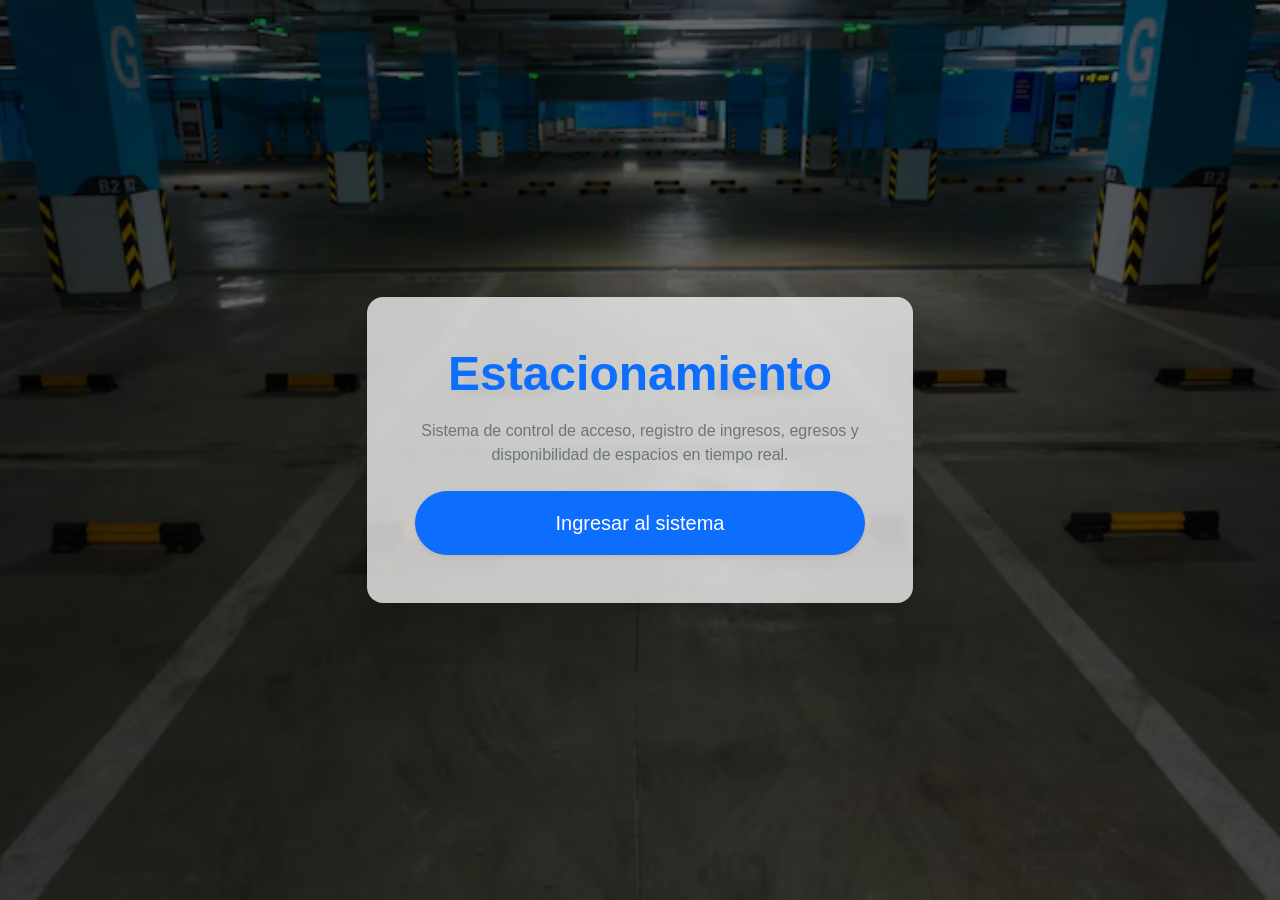
<file: index.html>
<!DOCTYPE html>
<html lang="es">
<head>
    <meta charset="UTF-8">
    <meta name="viewport" content="width=device-width, initial-scale=1.0">
    <title>Bienvenido - Sistema de Estacionamiento</title>
    <link href="https://cdn.jsdelivr.net/npm/bootstrap@5.3.8/dist/css/bootstrap.min.css" rel="stylesheet">
    <link rel="stylesheet" href="style.css">
</head>
<body class="pagina-animada">

    <div class="container text-center">
        <div class="row justify-content-center">
            <div class="col-md-6">
                <div class="card shadow-lg p-5 border-0 rounded-4 bg-white bg-opacity-75">
                    <h1 class="display-5 fw-bold text-primary mb-3">Estacionamiento</h1>
                    <p class="text-secondary mb-4">Sistema de control de acceso, registro de ingresos, egresos y disponibilidad de espacios en tiempo real.</p>
                    
                    <a href="sistema.html" class="btn btn-primary btn-lg rounded-pill shadow-sm py-3 fs-5">
                        Ingresar al sistema
                    </a>
                </div>
            </div>
        </div>
    </div>
    <script src="https://cdn.jsdelivr.net/npm/bootstrap@5.3.8/dist/js/bootstrap.bundle.min.js"></script>
</body>
</html>
</file>
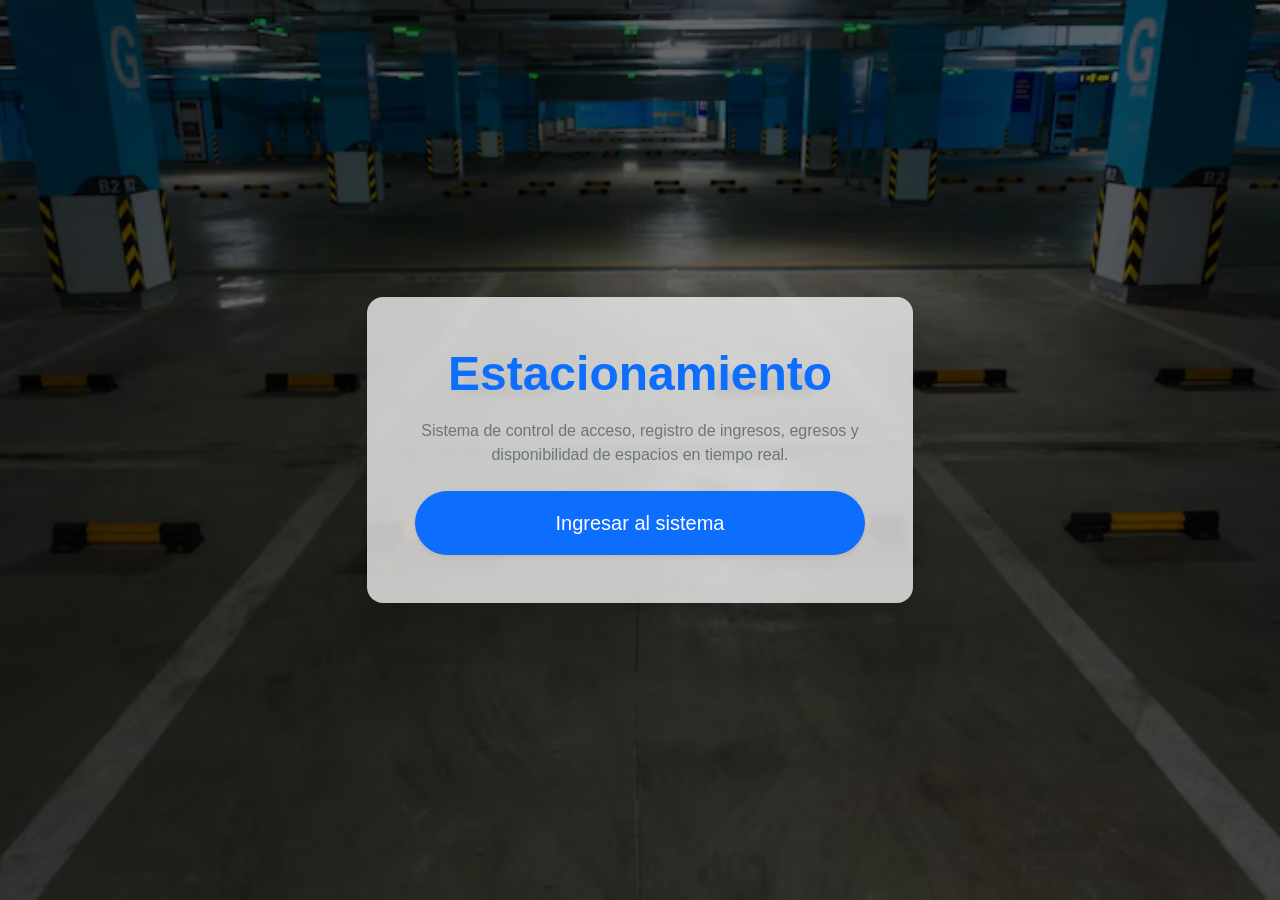
<file: paginainicio.html>
<!DOCTYPE html>
<html lang="es">
<head>
    <meta charset="UTF-8">
    <meta name="viewport" content="width=device-width, initial-scale=1.0">
    <title>Bienvenido - Sistema de Estacionamiento</title>
    <link href="https://cdn.jsdelivr.net/npm/bootstrap@5.3.8/dist/css/bootstrap.min.css" rel="stylesheet">
    <link rel="stylesheet" href="style.css">
</head>
<body class="pagina-animada">

    <div class="container text-center">
        <div class="row justify-content-center">
            <div class="col-md-6">
                <div class="card shadow-lg p-5 border-0 rounded-4 bg-white bg-opacity-75">
                    <h1 class="display-5 fw-bold text-primary mb-3">Estacionamiento</h1>
                    <p class="text-secondary mb-4">Sistema de control de acceso, registro de ingresos, egresos y disponibilidad de espacios en tiempo real.</p>
                    
                    <a href="index.html" class="btn btn-primary btn-lg rounded-pill shadow-sm py-3 fs-5">
                        Ingresar al sistema
                    </a>
                </div>
            </div>
        </div>
    </div>
    <script src="https://cdn.jsdelivr.net/npm/bootstrap@5.3.8/dist/js/bootstrap.bundle.min.js"></script>
</body>
</html>
</file>
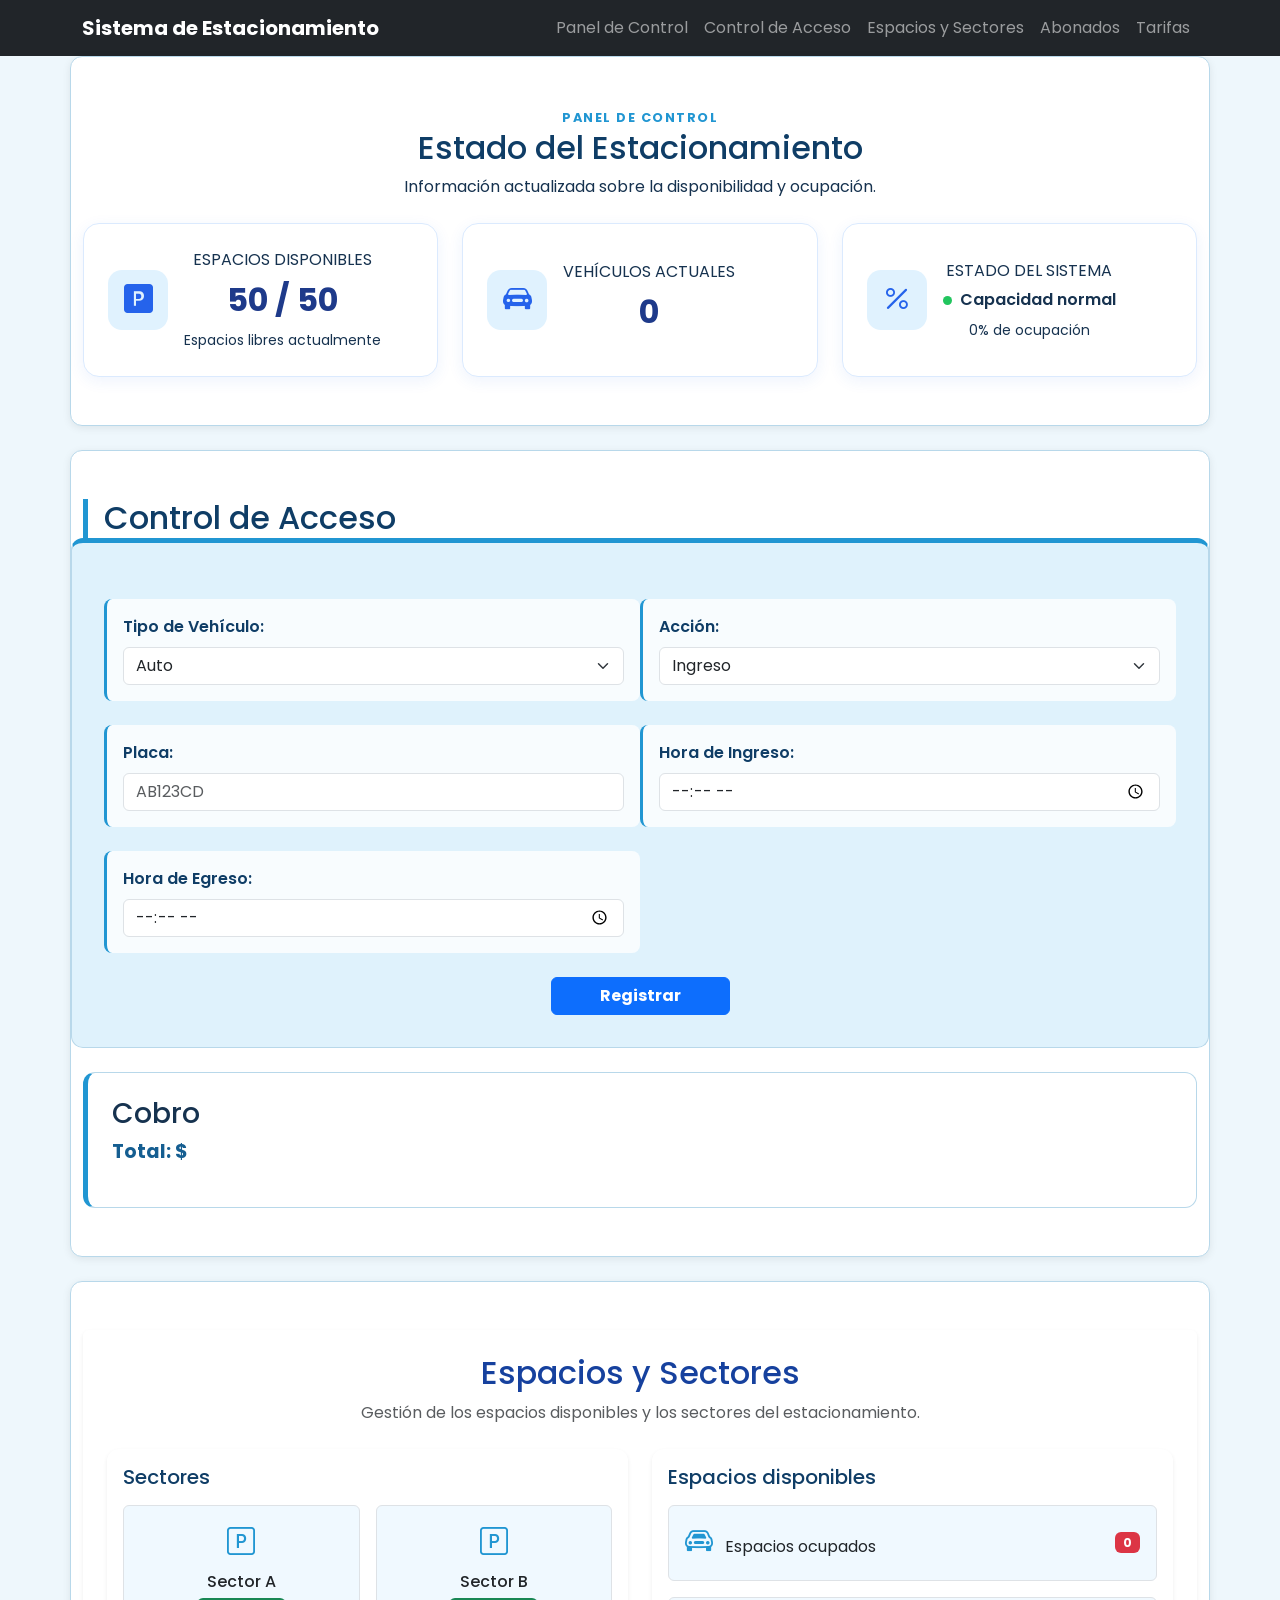
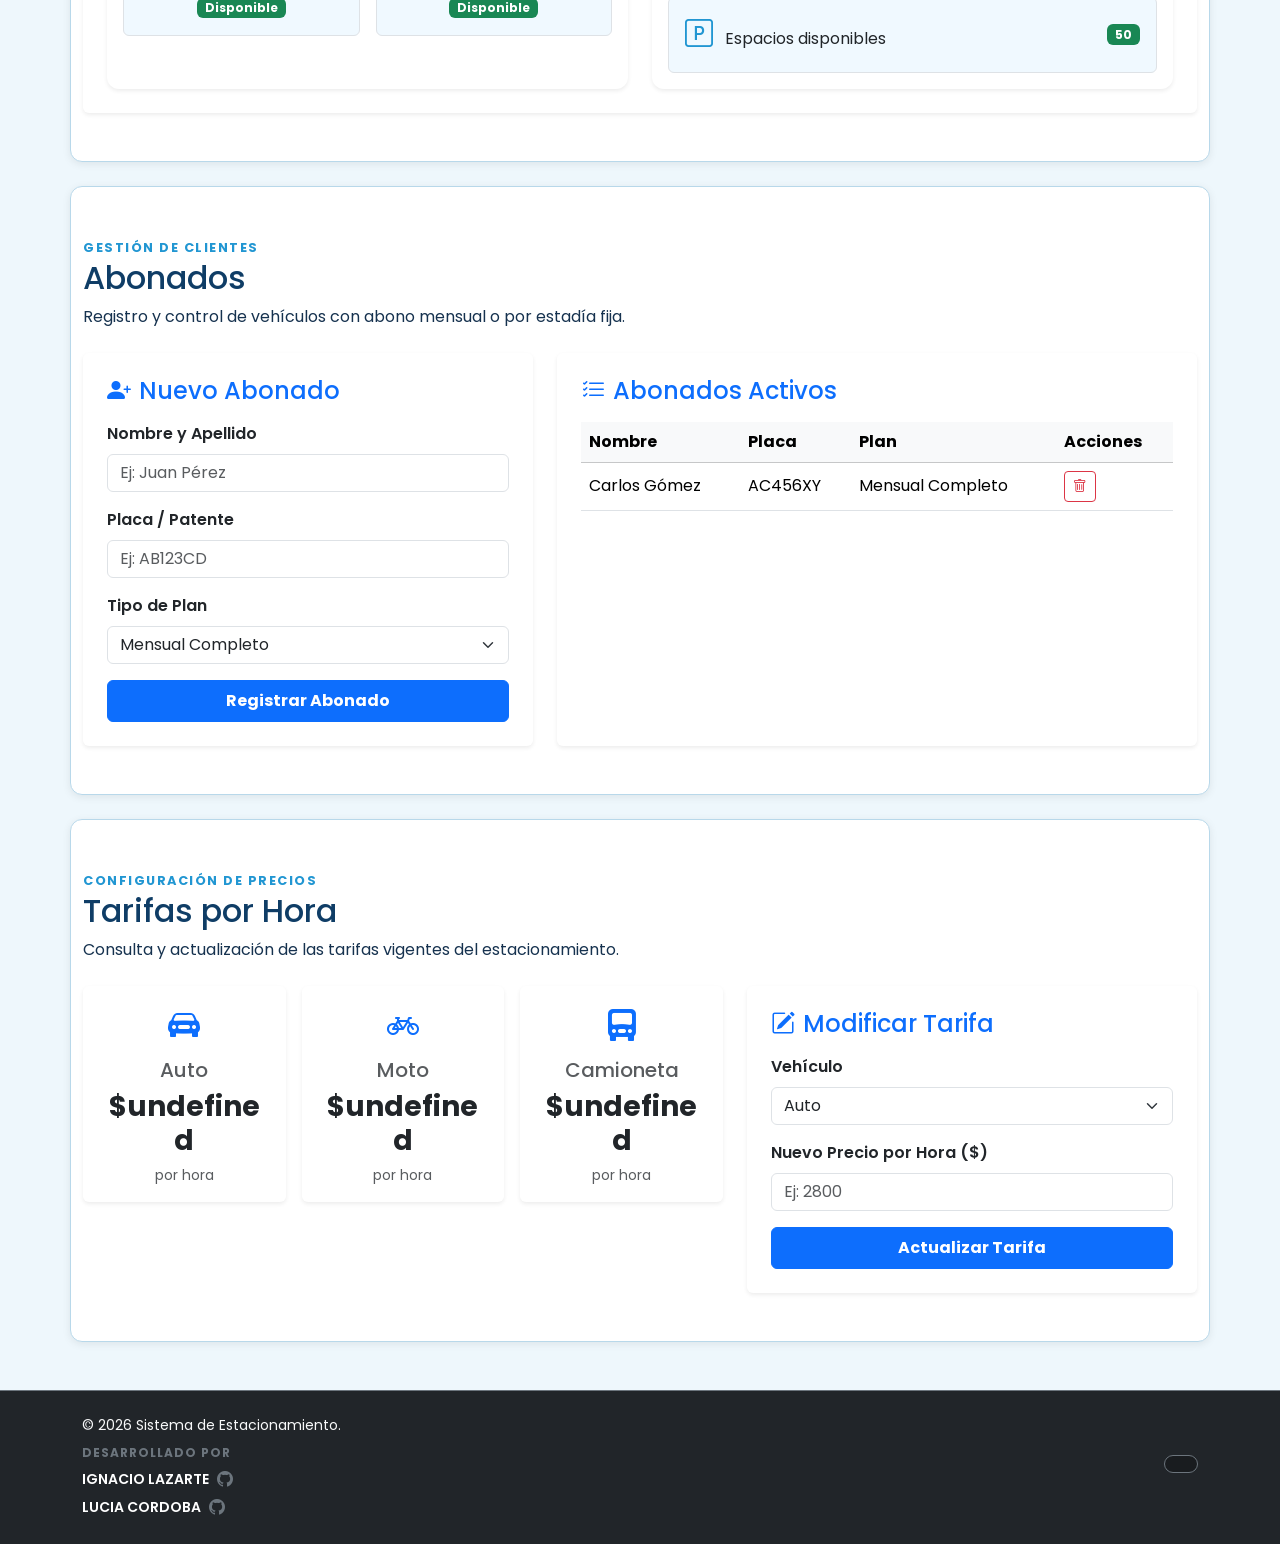
<file: sistema.html>
<!DOCTYPE html>
<html lang="es">

<head>
    <meta charset="UTF-8">
    <meta name="viewport" content="width=device-width, initial-scale=1.0">
    <meta name="description"
        content="Sistema de estacionamiento para gestionar espacios, vehículos, ingresos, egresos y tarifas.">
    <link href="https://cdn.jsdelivr.net/npm/bootstrap@5.3.3/dist/css/bootstrap.min.css" rel="stylesheet">
    <link rel="stylesheet" href="https://cdn.jsdelivr.net/npm/bootstrap-icons@1.11.3/font/bootstrap-icons.min.css">
    <link rel="preconnect" href="https://fonts.gstatic.com" crossorigin>
    <link href="https://fonts.googleapis.com/css2?family=Poppins:wght@400;500;600;700&display=swap" rel="stylesheet">
    <link rel="stylesheet" href="style.css">
    <title>Sistema de Estacionamiento</title>
</head>

<body>
    <header>
        <nav class="navbar navbar-expand-lg bg-dark navbar-dark">
            <div class="container">
                <a class="navbar-brand fw-bold" href="#inicio">
                    Sistema de Estacionamiento
                </a>

                <button class="navbar-toggler" type="button" data-bs-toggle="collapse"
                    data-bs-target="#navbarEstacionamiento" aria-controls="navbarEstacionamiento" aria-expanded="false"
                    aria-label="Mostrar navegación">
                    <span class="navbar-toggler-icon"></span>
                </button>

                <div class="collapse navbar-collapse" id="navbarEstacionamiento">
                    <ul class="navbar-nav ms-auto">
                        <li class="nav-item">
                            <a class="nav-link" href="#inicio">Panel de Control</a>
                        </li>
                        <li class="nav-item">
                            <a class="nav-link" href="#control-acceso">Control de Acceso</a>
                        </li>
                        <li class="nav-item">
                            <a class="nav-link" href="#espacios">Espacios y Sectores</a>
                        </li>
                        <li class="nav-item">
                            <a class="nav-link" href="#abonados">Abonados</a>
                        </li>
                        <li class="nav-item">
                            <a class="nav-link" href="#tarifas">Tarifas</a>
                        </li>
                    </ul>
                </div>
            </div>
        </nav>
    </header>

    <main>
        <!-- PANEL DE CONTROL -->
        <section id="inicio" class="container py-5 mb-4">
            <div class="dashboard-header mb-4">
                <span class="dashboard-etiqueta">PANEL DE CONTROL</span>
                <h2 class="mb-2">Estado del Estacionamiento</h2>
                <p>Información actualizada sobre la disponibilidad y ocupación.</p>
            </div>

            <div class="row g-4">
                <!-- Tarjeta 1: Espacios Disponibles -->
                <div class="col-12 col-md-4">
                    <article class="dashboard-card d-flex align-items-center gap-3 p-4 h-100">
                        <div class="dashboard-icon d-flex align-items-center justify-content-center">
                            <i class="bi bi-p-square-fill"></i>
                        </div>
                        <div class="dashboard-content">
                            <span class="dashboard-label">ESPACIOS DISPONIBLES</span>
                            <p id="espacios-disponibles" class="dashboard-number my-1 fw-bold">50 / 50</p>
                            <small>Espacios libres actualmente</small>
                        </div>
                    </article>
                </div>

                <!-- Tarjeta 2: Vehículos Actuales -->
                <div class="col-12 col-md-4">
                    <article class="dashboard-card d-flex align-items-center gap-3 p-4 h-100">
                        <div class="dashboard-icon d-flex align-items-center justify-content-center">
                            <i class="bi bi-car-front-fill"></i>
                        </div>
                        <div class="dashboard-content">
                            <span class="dashboard-label">VEHÍCULOS ACTUALES</span>
                            <p id="vehiculos-actuales" class="dashboard-number my-1 fw-bold">0</p>
                        </div>
                    </article>
                </div>

                <!-- Tarjeta 3: Estado del Sistema -->
                <div class="col-12 col-md-4">
                    <article class="dashboard-card dashboard-card-estado d-flex align-items-center gap-3 p-4 h-100">
                        <div class="dashboard-icon d-flex align-items-center justify-content-center">
                            <i class="bi bi-percent"></i>
                        </div>
                        <div class="dashboard-content">
                            <span class="dashboard-label">ESTADO DEL SISTEMA</span>
                            <p id="estado-sistema" class="estado-texto d-flex align-items-center gap-2 fw-semibold">
                                <span id="estado-indicador" class="estado-indicador d-inline-block"></span>
                                <span id="texto-estado">Capacidad normal</span>
                            </p>
                            <small id="porcentaje-ocupacion">0% de ocupación</small>
                        </div>
                    </article>
                </div>
            </div>
        </section>

        <!-- CONTROL DE ACCESO -->
        <section id="control-acceso" class="container py-5 mb-4">
            <h2>Control de Acceso</h2>
            <form class="row g-4">
                <div class="campo col-12 col-md-6">
                    <label for="tipo-vehiculo" class="form-label fw-semibold">Tipo de Vehículo:</label>
                    <select id="tipo-vehiculo" name="tipo-vehiculo" class="form-select">
                        <option value="auto">Auto</option>
                        <option value="moto">Moto</option>
                        <option value="camioneta">Camioneta</option>
                    </select>
                </div>

                <div class="campo col-12 col-md-6">
                    <label for="accion" class="form-label fw-semibold">Acción:</label>
                    <select id="accion" name="accion" class="form-select">
                        <option value="ingreso">Ingreso</option>
                        <option value="egreso">Egreso</option>
                    </select>
                </div>

                <div class="campo col-12 col-md-6">
                    <label for="placa" class="form-label fw-semibold">Placa:</label>
                    <input id="placa" name="placa" type="text" class="form-control" placeholder="AB123CD">
                </div>

                <div class="campo col-12 col-md-6">
                    <label for="hora-ingreso" class="form-label fw-semibold">Hora de Ingreso:</label>
                    <input id="hora-ingreso" name="hora-ingreso" type="time" class="form-control">
                </div>

                <div class="campo col-12 col-md-6">
                    <label for="hora-egreso" class="form-label fw-semibold">Hora de Egreso:</label>
                    <input id="hora-egreso" name="hora-egreso" type="time" class="form-control">
                </div>
                <div class="col-12 text-center">
                    <button type="submit" class="btn btn-primary px-5 fw-bold">Registrar</button>
                </div>
            </form>

            <!-- COBRO -->
            <div class="cobro mt-4">
                <h3>Cobro</h3>
                <p class="total">Total: $</p>
            </div>
        </section>

        <!-- ESPACIOS Y SECTORES -->
        <section id="espacios" class="container py-5 mb-4">
            <div class="card border-0 shadow-sm">
                <div class="card-body p-4">
                    <div class="text-center mb-4">
                        <h2 class="card-title mb-2 titulo-espacios" style="color: #16419e !important;">
                            Espacios y Sectores
                        </h2>
                        <p class="card-text text-muted mb-0">
                            Gestión de los espacios disponibles y los sectores del estacionamiento.
                        </p>
                    </div>

                    <div class="row g-4">
                        <div class="col-md-6">
                            <div class="card h-100 border-0 shadow-sm tarjeta-espacio">
                                <div class="card-body">
                                    <h3 class="h5 mb-3">Sectores</h3>

                                    <div class="row g-3">
                                        <div class="col-6">
                                            <div class="border rounded p-3 text-center">
                                                <i class="bi bi-p-square fs-3"></i>
                                                <h4 class="h6 mt-2 mb-1">Sector A</h4>
                                                <span class="badge text-bg-success">Disponible</span>
                                            </div>
                                        </div>

                                        <div class="col-6">
                                            <div class="border rounded p-3 text-center">
                                                <i class="bi bi-p-square fs-3"></i>
                                                <h4 class="h6 mt-2 mb-1">Sector B</h4>
                                                <span class="badge text-bg-success">Disponible</span>
                                            </div>
                                        </div>
                                    </div>
                                </div>
                            </div>
                        </div>

                        <div class="col-md-6">
                            <div class="card h-100 border-0 shadow-sm tarjeta-espacio">
                                <div class="card-body">
                                    <h3 class="h5 mb-3">Espacios disponibles</h3>

                                    <div
                                        class="d-flex justify-content-between align-items-center border rounded p-3 mb-3">
                                        <div>
                                            <i class="bi bi-car-front fs-3"></i>
                                            <span class="ms-2">Espacios ocupados</span>
                                        </div>
                                        <span id="espacios-ocupados" class="badge text-bg-danger">0</span>
                                    </div>

                                    <div class="d-flex justify-content-between align-items-center border rounded p-3">
                                        <div>
                                            <i class="bi bi-p-square fs-3"></i>
                                            <span id="espacios-disponibles" class="ms-2">Espacios disponibles</span>
                                        </div>
                                        <span id="espacios-disponibles-sectores" class="badge text-bg-success">50</span>
                                    </div>
                                </div>
                            </div>
                        </div>
        </section>

        <!-- ABONADOS (ESTRUCTURA INTEGRADA) -->
        <section id="abonados" class="container py-5 mb-4">
            <div class="dashboard-header mb-4">
                <span class="dashboard-etiqueta">GESTIÓN DE CLIENTES</span>
                <h2>Abonados</h2>
                <p>Registro y control de vehículos con abono mensual o por estadía fija.</p>
            </div>

            <div class="row g-4">
                <!-- Formulario de nuevo abonado -->
                <div class="col-12 col-lg-5">
                    <div class="card border-0 shadow-sm p-4 h-100">
                        <h4 class="mb-3 text-primary"><i class="bi bi-person-plus-fill me-2"></i>Nuevo Abonado</h4>
                        <form id="form-abonado">
                            <div class="mb-3">
                                <label for="nombre-abonado" class="form-label fw-semibold">Nombre y Apellido</label>
                                <input type="text" class="form-control" id="nombre-abonado" placeholder="Ej: Juan Pérez"
                                    required>
                            </div>
                            <div class="mb-3">
                                <label for="placa-abonado" class="form-label fw-semibold">Placa / Patente</label>
                                <input type="text" class="form-control" id="placa-abonado" placeholder="Ej: AB123CD"
                                    required>
                            </div>
                            <div class="mb-3">
                                <label for="tipo-abono" class="form-label fw-semibold">Tipo de Plan</label>
                                <select class="form-select" id="tipo-abono">
                                    <option value="Mensual Completo">Mensual Completo</option>
                                    <option value="Turno Nocturno">Turno Nocturno</option>
                                    <option value="Turno Diurno">Turno Diurno</option>
                                </select>
                            </div>
                            <button type="submit" class="btn btn-primary w-100 py-2 fw-bold">Registrar Abonado</button>
                        </form>
                    </div>
                </div>

                <!-- Tabla de abonados activos -->
                <div class="col-12 col-lg-7">
                    <div class="card border-0 shadow-sm p-4 h-100">
                        <h4 class="mb-3 text-primary"><i class="bi bi-list-check me-2"></i>Abonados Activos</h4>
                        <div class="table-responsive">
                            <table class="table table-hover align-middle">
                                <thead class="table-light">
                                    <tr>
                                        <th>Nombre</th>
                                        <th>Placa</th>
                                        <th>Plan</th>
                                        <th>Acciones</th>
                                    </tr>
                                </thead>
                                <tbody id="tabla-abonados">
                                    <!-- Los datos se cargan dinámicamente con JavaScript -->
                                </tbody>
                            </table>
                        </div>
                    </div>
                </div>
            </div>
        </section>
        <!-- TARIFAS -->
        <section id="tarifas" class="container py-5 mb-4">
            <div class="dashboard-header mb-4">
                <span class="dashboard-etiqueta">CONFIGURACIÓN DE PRECIOS</span>
                <h2>Tarifas por Hora</h2>
                <p>Consulta y actualización de las tarifas vigentes del estacionamiento.</p>
            </div>

            <div class="row g-4">
                <div class="col-12 col-lg-7">
                    <div class="row g-3">
                        <div class="col-12 col-md-4">
                            <div class="card border-0 shadow-sm p-3 text-center h-100">
                                <div class="text-primary fs-2 mb-2"><i class="bi bi-car-front-fill"></i></div>
                                <h5 class="text-muted">Auto</h5>
                                <h3 class="fw-bold text-dark" id="tarifa-auto-display">$2500</h3>
                                <small class="text-muted">por hora</small>
                            </div>
                        </div>
                        <div class="col-12 col-md-4">
                            <div class="card border-0 shadow-sm p-3 text-center h-100">
                                <div class="text-primary fs-2 mb-2"><i class="bi bi-bicycle"></i></div>
                                <h5 class="text-muted">Moto</h5>
                                <h3 class="fw-bold text-dark" id="tarifa-moto-display">$1500</h3>
                                <small class="text-muted">por hora</small>
                            </div>
                        </div>
                        <div class="col-12 col-md-4">
                            <div class="card border-0 shadow-sm p-3 text-center h-100">
                                <div class="text-primary fs-2 mb-2"><i class="bi bi-truck-front-fill"></i></div>
                                <h5 class="text-muted">Camioneta</h5>
                                <h3 class="fw-bold text-dark" id="tarifa-camioneta-display">$3000</h3>
                                <small class="text-muted">por hora</small>
                            </div>
                        </div>
                    </div>
                </div>


                <div class="col-12 col-lg-5">
                    <div class="card border-0 shadow-sm p-4 h-100">
                        <h4 class="mb-3 text-primary"><i class="bi bi-pencil-square me-2"></i>Modificar Tarifa</h4>
                        <form id="form-tarifa">
                            <div class="mb-3">
                                <label for="select-vehiculo-tarifa" class="form-label fw-semibold">Vehículo</label>
                                <select class="form-select" id="select-vehiculo-tarifa">
                                    <option value="auto">Auto</option>
                                    <option value="moto">Moto</option>
                                    <option value="camioneta">Camioneta</option>
                                </select>
                            </div>
                            <div class="mb-3">
                                <label for="nuevo-precio" class="form-label fw-semibold">Nuevo Precio por Hora
                                    ($)</label>
                                <input type="number" class="form-control" id="nuevo-precio" placeholder="Ej: 2800"
                                    required min="0">
                            </div>
                            <button type="submit" class="btn btn-primary w-100 py-2 fw-bold">Actualizar Tarifa</button>
                        </form>
                    </div>
                </div>
            </div>
        </section>
        <footer class="bg-dark text-white py-4 mt-5 border-top border-secondary">
            <div class="container">
                <div class="row align-items-center justify-content-between g-3">

                    <div class="col-12 col-md-6 text-center text-md-start">
                        <p class="mb-1 text-light small">&copy; 2026 Sistema de Estacionamiento.</p>
                        <span class="text-secondary text-uppercase fw-bold"
                            style="font-size: 0.75rem; letter-spacing: 1px;">Desarrollado por</span>

                        <!-- Ignacio Lazarte -->
                        <div
                            class="d-flex align-items-center justify-content-center justify-content-md-start gap-2 mt-1">
                            <span class="fw-semibold small">IGNACIO LAZARTE</span>
                            <a href="https://github.com/ignaciolazarte" target="_blank"
                                class="text-secondary text-decoration-none hover-icon"><i class="bi bi-github"></i></a>
                        </div>

                        <!-- Lucia Cordoba -->
                        <div
                            class="d-flex align-items-center justify-content-center justify-content-md-start gap-2 mt-1">
                            <span class="fw-semibold small">LUCIA CORDOBA</span>
                            <a href="https://github.com/luciaacordoba17" target="_blank"
                                class="text-secondary text-decoration-none hover-icon"><i class="bi bi-github"></i></a>
                        </div>
                    </div>
                    <div class="col-12 col-md-4 text-center text-md-end">
                        <div
                            class="d-inline-flex bg-black bg-opacity-25 p-2 rounded-pill border border-secondary gap-3 px-3">
                        </div>
                    </div>

                </div>
            </div>
        </footer>

        <script src="https://cdn.jsdelivr.net/npm/bootstrap@5.3.3/dist/js/bootstrap.bundle.min.js"></script>
        <script src="script.js"></script>
</body>

</html>
</file>
<file: style.css>
:root {
    --color-principal: #0f3d66;
    --color-secundario: #155e91;
    --color-fondo: #eef7fc;
    --color-blanco: #ffffff;
    --color-borde: #b8d8ea;
    --color-texto: #16324f;
    --color-acento: #2196d2;
}

html {
    scroll-behavior: smooth;
}

body {
    margin: 0;
    min-height: 100vh;
    font-family: "Poppins", sans-serif;
    background: var(--color-fondo);
    color: var(--color-texto);
}
section {
    background: var(--color-blanco);
    border: 1px solid var(--color-borde);
    border-radius: 12px;
    box-shadow: 0 2px 8px rgba(0, 0, 0, .08);
    animation: fadeUp 0.7s ease-out both;
}

#inicio {
    text-align: center;
}

#control-acceso h2 {
    color: var(--color-principal);
    margin-bottom: 1.5rem;
    padding-left: 1rem;
    border-left: 5px solid var(--color-acento);
}

#control-acceso form {
    background: #dff2fc;
    padding: 2rem;
    border-radius: 12px;
    border: 1px solid var(--color-borde);
    border-top: 5px solid var(--color-acento);
    animation: fadeUp 0.7s ease-out both;
}

.campo {
    padding: 1rem;
    background: rgba(255, 255, 255, .8);
    border-radius: 8px;
    border-left: 3px solid var(--color-acento);
}

.campo label {
    color: var(--color-principal);
}


.campo input:focus,
.campo select:focus {
    border-color: var(--color-acento);
    box-shadow: 0 0 0 3px rgba(33, 150, 210, 0.12);
    transform: translateY(-1px);
}


button {
    
    transition: transform 0.2s ease, box-shadow 0.2s ease;
}

button:hover {
    transform: translateY(-2px);
    box-shadow: 0 8px 18px rgba(15, 61, 102, 0.18);
}

.cobro {
    padding: 1.5rem;
    background: var(--color-blanco);
    border: 1px solid var(--color-borde);
    border-left: 5px solid var(--color-acento);
    border-radius: 12px;
    animation: fadeUp 0.7s ease-out both;
}

.total {
    font-size: 1.2rem;
    font-weight: 700;
    color: var(--color-secundario);
}


.dashboard-etiqueta {
    color: var(--color-acento);
    font-size: .8rem;
    font-weight: 700;
    letter-spacing: 1.5px;
}

.dashboard-header h2 {
    font-size: 2rem;
    color: var(--color-principal);
}

.dashboard-card {
    background: #fff;
    border: 1px solid #dbeafe;
    border-radius: 16px;
    box-shadow: 0 4px 15px rgba(37, 99, 235, .08);
    animation: fadeUp 0.7s ease-out both;
}

.dashboard-card:nth-child(2) {
    animation-delay: 0.1s;
}

.dashboard-card:nth-child(3) {
    animation-delay: 0.2s;
}

.dashboard-icon {
    width: 60px;
    height: 60px;
    background: #e0f2fe;
    color: #2563eb;
    border-radius: 14px;
    font-size: 1.8rem;
}

.dashboard-number {
    font-size: 2rem;
    color: #1e3a8a;
}

.estado-texto {
    margin: .35rem 0;
}

.estado-indicador {
    width: 9px;
    height: 9px;
    background: #22c55e;
    border-radius: 50%;
    animation: pulseDot 1.8s infinite ease-in-out;
}

@keyframes fadeUp {
    from {
        opacity: 0;
        transform: translateY(18px);
    }

    to {
        opacity: 1;
        transform: translateY(0);
    }
}

@keyframes pulseDot {

    0%,
    100% {
        transform: scale(1);
        opacity: 1;
    }

    50% {
        transform: scale(1.3);
        opacity: 0.8;
    }
}

@keyframes fadeIn {
    from {
        opacity: 0;
        transform: translateY(12px);
    }

    to {
        opacity: 1;
        transform: translateY(0);
    }
}

.pagina-animada {
    animation: fadeIn 0.9s ease forwards;
    opacity: 0;
    animation-fill-mode: forwards;
}

.card {
    backdrop-filter: blur(2px);
}
/* estilo de pagina principal */
body.pagina-animada {
    margin: 0;
    min-height: 100vh;
    display: flex;
    align-items: center;
    justify-content: center;
    background: linear-gradient(rgba(0, 0, 0, 0.6), rgba(0, 0, 0, 0.6)), url('Imagenes/imagen1.avif') center/cover no-repeat fixed;
    font-family: "Poppins", sans-serif;
}

.pagina-animada {
    animation: fadeIn 0.8s ease forwards;
    opacity: 0;
}

/* Tarjetas de Espacios y Sectores */
.tarjeta-espacio {
    border-radius: 12px;
    transition: transform 0.2s ease, box-shadow 0.2s ease;
}

.tarjeta-espacio:hover {
    transform: translateY(-3px);
    box-shadow: 0 6px 15px rgba(37, 99, 235, 0.12) !important;
}

.tarjeta-espacio h3 {
    color: var(--color-principal);
}

.tarjeta-espacio .border {
    background-color: #f0f9ff;
}

.tarjeta-espacio i {
    color: var(--color-acento);
}
</file>
